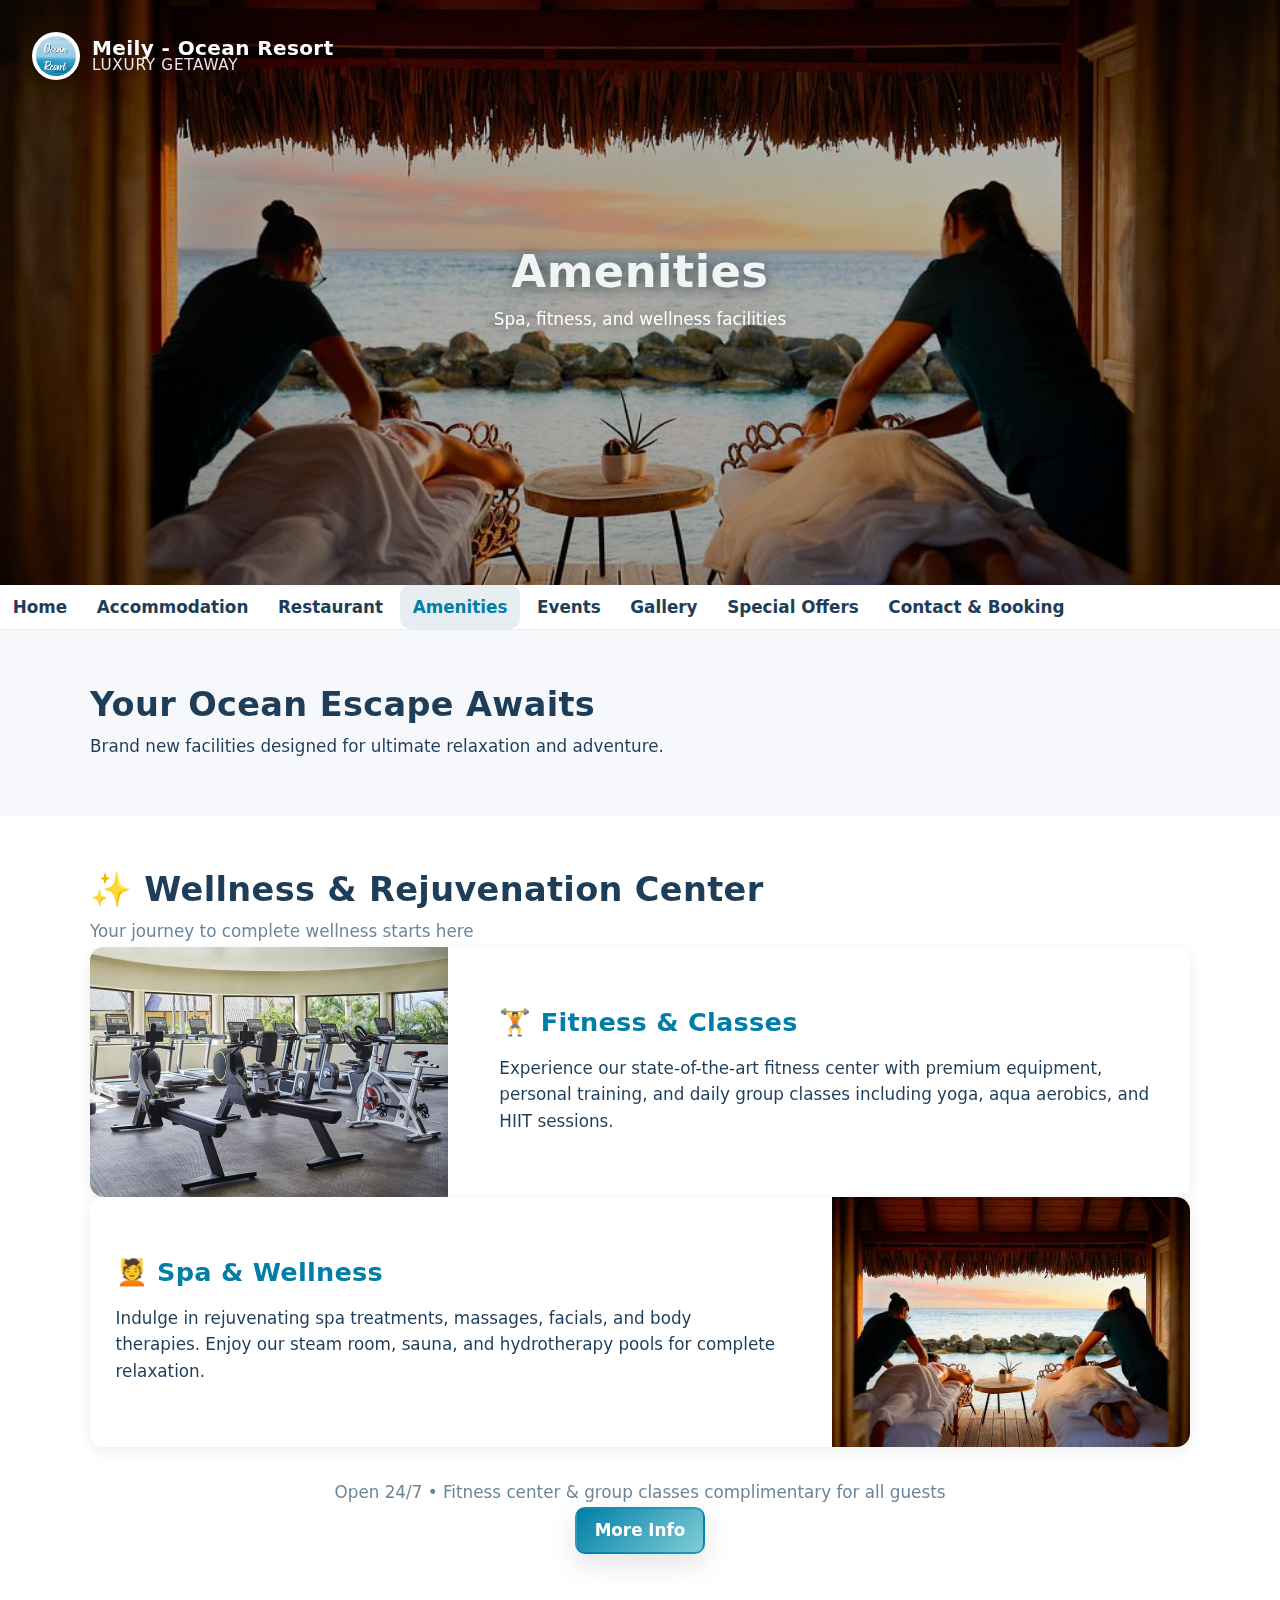
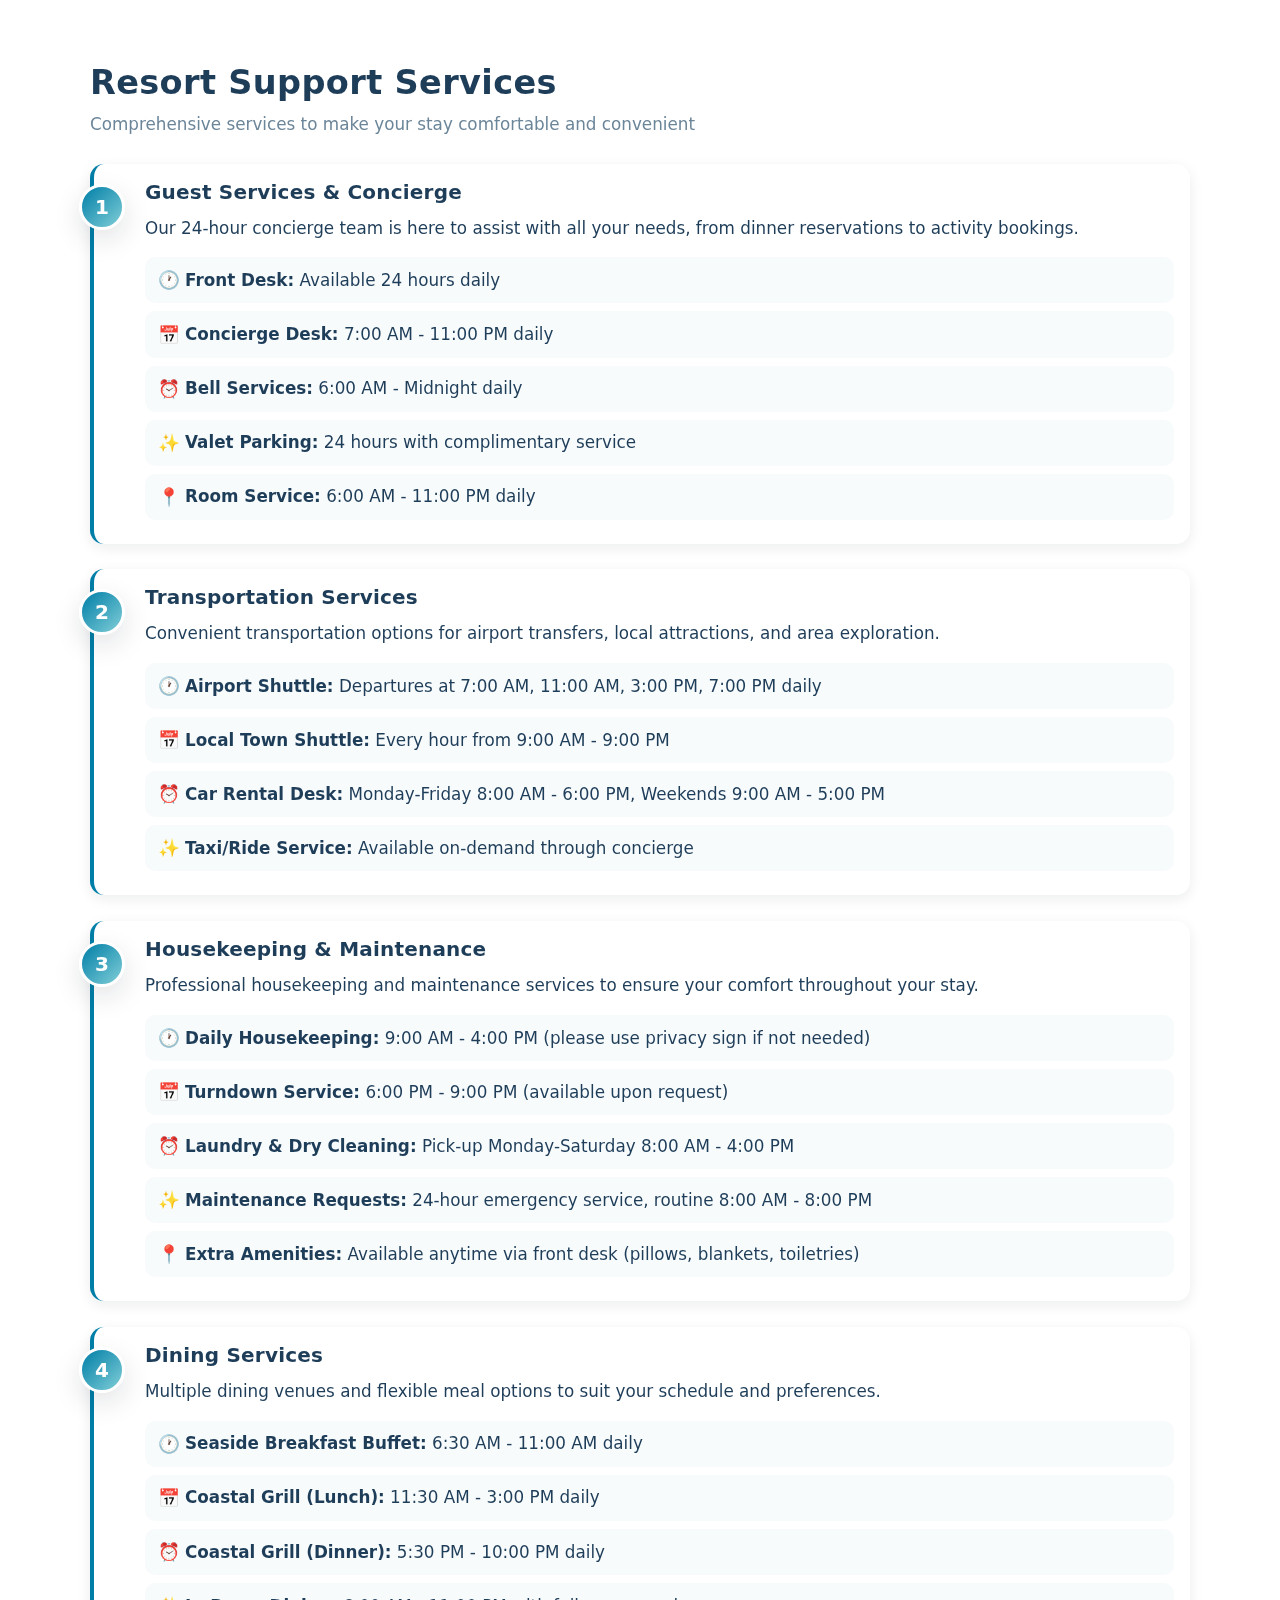
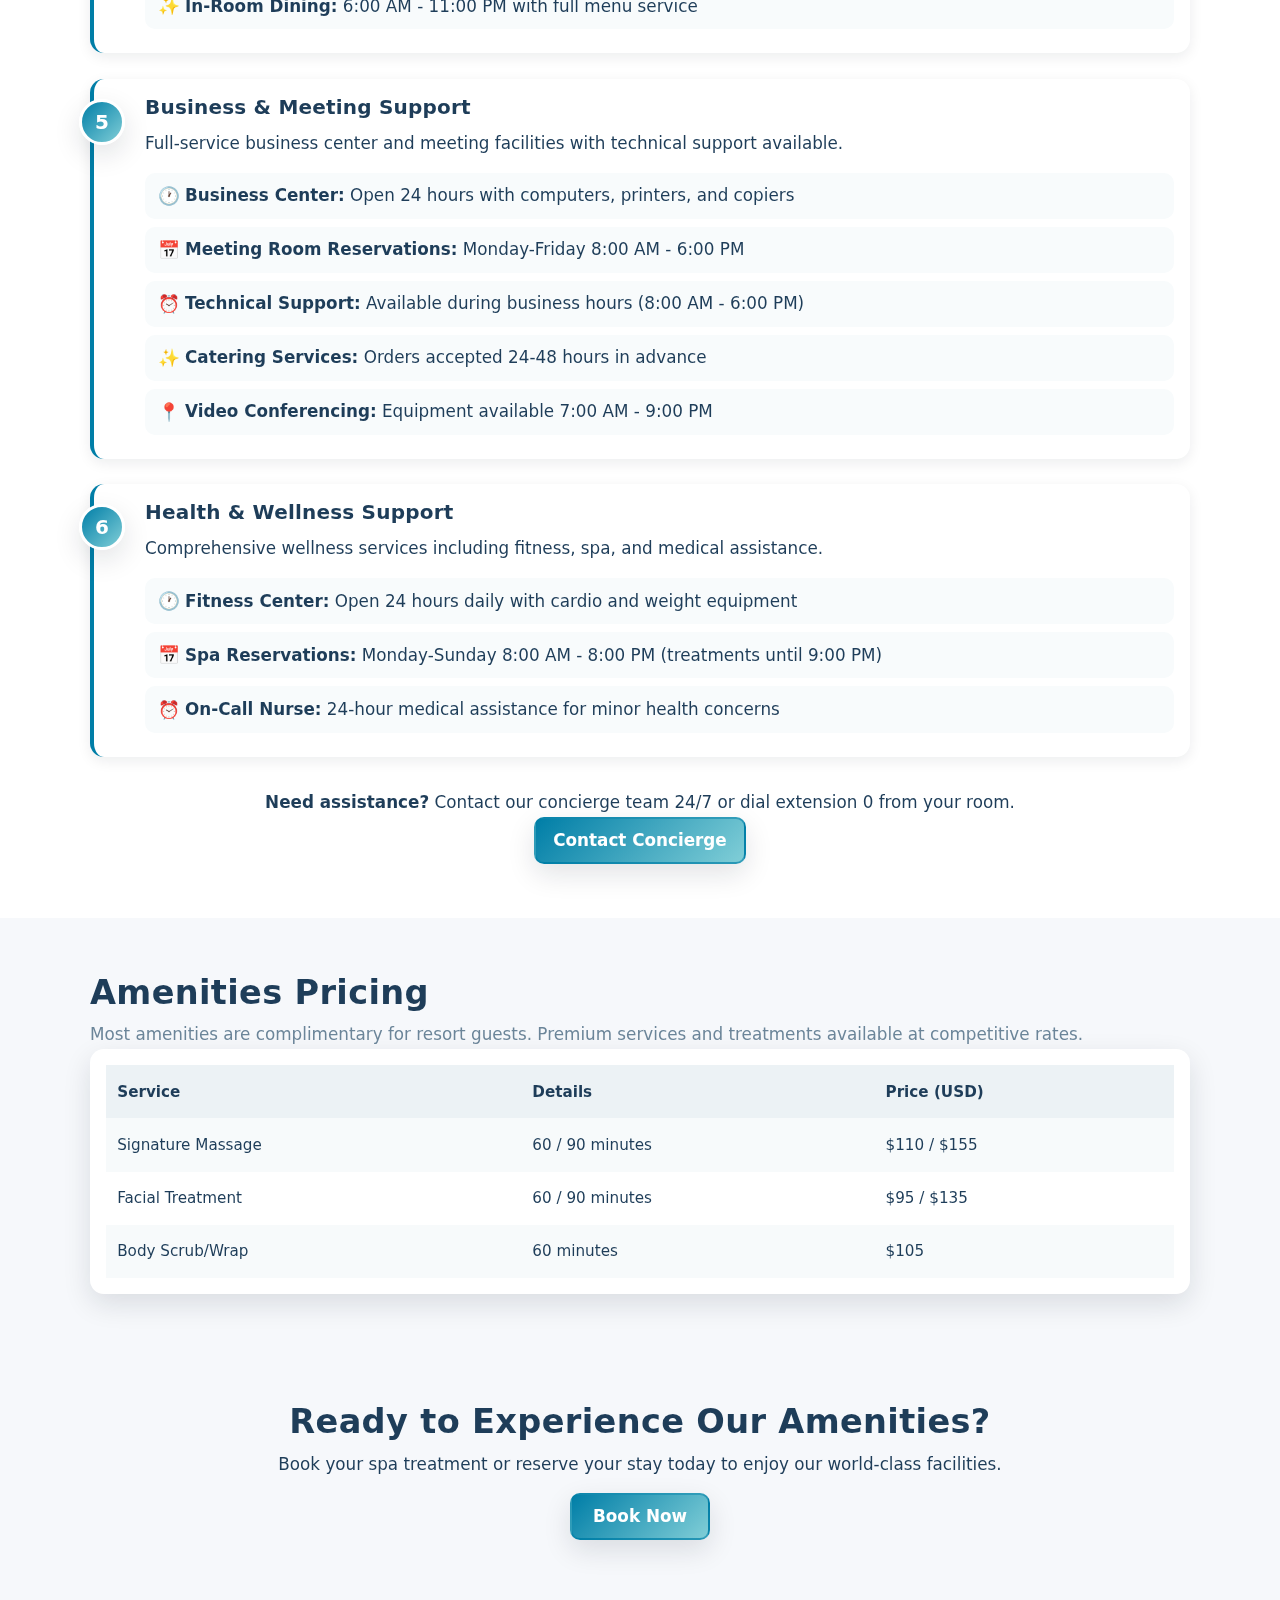
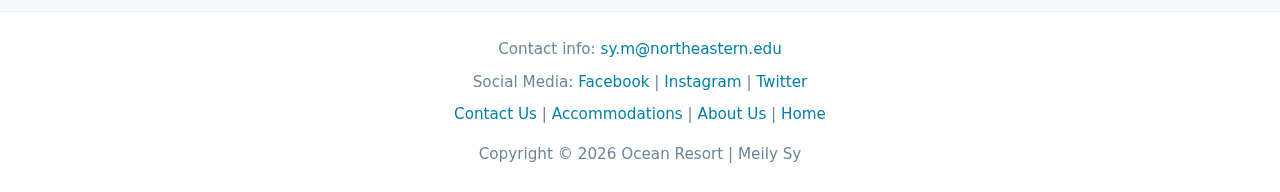
<file: amenities.html>
<!DOCTYPE html>
<html lang="en">
<head>
  <meta charset="UTF-8" />
  <meta name="viewport" content="width=device-width, initial-scale=1" />
  <title>Amenities • Meily - Ocean Resort</title>
  <link rel="stylesheet" href="styles.css" />
  <link rel="preload" as="image" href="images/spa.jpg">
  <meta name="description" content="Experience world-class amenities at Ocean Resort including spa services, fitness center, pools, and wellness programs.">
</head>
<body>
  <header class="sub-header">
    <div class="sub-banner amenities-banner">
      <a href="index.html" class="banner-logo" aria-label="Ocean Resort - Return to Home Page" title="Go to Home Page">
        <img src="images/logo.PNG" alt="Ocean Resort Logo" class="banner-logo-img">
        <div class="banner-logo-text">
          <div class="banner-logo-name">Meily - Ocean Resort</div>
          <div class="banner-logo-tagline">Luxury Getaway</div>
        </div>
      </a>
      <div class="banner-overlay compact">
        <h1>Amenities</h1>
        <p>Spa, fitness, and wellness facilities</p>
      </div>
    </div>
    <nav class="site-nav" aria-label="Primary">
      <button class="nav-toggle" aria-expanded="false" aria-controls="nav-links">Menu</button>
      <ul id="nav-links" class="nav-links">
        <li><a href="index.html">Home</a></li>
        <li><a href="accommodation.html">Accommodation</a></li>
        <li><a href="restaurant.html">Restaurant</a></li>
        <li><a href="amenities.html" class="active">Amenities</a></li>
        <li><a href="events.html">Events</a></li>
        <li><a href="gallery.html">Gallery</a></li>
        <li><a href="offers.html">Special Offers</a></li>
        <li><a href="contact.html">Contact & Booking</a></li>
      </ul>
    </nav>
  </header>

  <main>
    <!-- Intro Section -->
    <section class="intro section">
      <div class="container">
        <h2>Your Ocean Escape Awaits</h2>
        <p>Brand new facilities designed for ultimate relaxation and adventure.</p>
      </div>
    </section>

    <!-- Fitness Center -->
    <section id="fitness" class="section bg-alt">
      <div class="container">
        <h2>✨ Wellness & Rejuvenation Center</h2>
        <p class="muted">Your journey to complete wellness starts here</p>
        
        <!-- Fitness Section -->
        <article class="feature-item">
          <img src="images/fitness.jpg" alt="State-of-the-Art Fitness Center" />
          <div class="feature-content">
            <h3>🏋️ Fitness & Classes</h3>
            <p>Experience our state-of-the-art fitness center with premium equipment, personal training, and daily group classes including yoga, aqua aerobics, and HIIT sessions.</p>
          </div>
        </article>

        <!-- Spa Section -->
        <article class="feature-item">
          <img src="images/spa.jpg" alt="Luxury Spa Treatment Room" />
          <div class="feature-content">
            <h3>💆 Spa & Wellness</h3>
            <p>Indulge in rejuvenating spa treatments, massages, facials, and body therapies. Enjoy our steam room, sauna, and hydrotherapy pools for complete relaxation.</p>
          </div>
        </article>
        
        <div class="cta-section">
          <p class="muted">Open 24/7 • Fitness center & group classes complimentary for all guests</p>
          <a href="#pricing" class="btn btn-primary">More Info</a>
        </div>
      </div>
    </section>

    <!-- Resort Support Services -->
    <section id="services" class="section bg-alt">
      <div class="container">
        <h2>Resort Support Services</h2>
        <p class="muted">Comprehensive services to make your stay comfortable and convenient</p>
        
        <div class="services-list">
          <ol class="major-services">
            <li>
              <h3>Guest Services & Concierge</h3>
              <p>Our 24-hour concierge team is here to assist with all your needs, from dinner reservations to activity bookings.</p>
              <ul class="service-details">
                <li><strong>Front Desk:</strong> Available 24 hours daily</li>
                <li><strong>Concierge Desk:</strong> 7:00 AM - 11:00 PM daily</li>
                <li><strong>Bell Services:</strong> 6:00 AM - Midnight daily</li>
                <li><strong>Valet Parking:</strong> 24 hours with complimentary service</li>
                <li><strong>Room Service:</strong> 6:00 AM - 11:00 PM daily</li>
              </ul>
            </li>

            <li>
              <h3>Transportation Services</h3>
              <p>Convenient transportation options for airport transfers, local attractions, and area exploration.</p>
              <ul class="service-details">
                <li><strong>Airport Shuttle:</strong> Departures at 7:00 AM, 11:00 AM, 3:00 PM, 7:00 PM daily</li>
                <li><strong>Local Town Shuttle:</strong> Every hour from 9:00 AM - 9:00 PM</li>
                <li><strong>Car Rental Desk:</strong> Monday-Friday 8:00 AM - 6:00 PM, Weekends 9:00 AM - 5:00 PM</li>
                <li><strong>Taxi/Ride Service:</strong> Available on-demand through concierge</li>
              </ul>
            </li>

            <li>
              <h3>Housekeeping & Maintenance</h3>
              <p>Professional housekeeping and maintenance services to ensure your comfort throughout your stay.</p>
              <ul class="service-details">
                <li><strong>Daily Housekeeping:</strong> 9:00 AM - 4:00 PM (please use privacy sign if not needed)</li>
                <li><strong>Turndown Service:</strong> 6:00 PM - 9:00 PM (available upon request)</li>
                <li><strong>Laundry & Dry Cleaning:</strong> Pick-up Monday-Saturday 8:00 AM - 4:00 PM</li>
                <li><strong>Maintenance Requests:</strong> 24-hour emergency service, routine 8:00 AM - 8:00 PM</li>
                <li><strong>Extra Amenities:</strong> Available anytime via front desk (pillows, blankets, toiletries)</li>
              </ul>
            </li>

            <li>
              <h3>Dining Services</h3>
              <p>Multiple dining venues and flexible meal options to suit your schedule and preferences.</p>
              <ul class="service-details">
                <li><strong>Seaside Breakfast Buffet:</strong> 6:30 AM - 11:00 AM daily</li>
                <li><strong>Coastal Grill (Lunch):</strong> 11:30 AM - 3:00 PM daily</li>
                <li><strong>Coastal Grill (Dinner):</strong> 5:30 PM - 10:00 PM daily</li>
                <li><strong>In-Room Dining:</strong> 6:00 AM - 11:00 PM with full menu service</li>
              </ul>
            </li>

            <li>
              <h3>Business & Meeting Support</h3>
              <p>Full-service business center and meeting facilities with technical support available.</p>
              <ul class="service-details">
                <li><strong>Business Center:</strong> Open 24 hours with computers, printers, and copiers</li>
                <li><strong>Meeting Room Reservations:</strong> Monday-Friday 8:00 AM - 6:00 PM</li>
                <li><strong>Technical Support:</strong> Available during business hours (8:00 AM - 6:00 PM)</li>
                <li><strong>Catering Services:</strong> Orders accepted 24-48 hours in advance</li>
                <li><strong>Video Conferencing:</strong> Equipment available 7:00 AM - 9:00 PM</li>
              </ul>
            </li>

            <li>
              <h3>Health & Wellness Support</h3>
              <p>Comprehensive wellness services including fitness, spa, and medical assistance.</p>
              <ul class="service-details">
                <li><strong>Fitness Center:</strong> Open 24 hours daily with cardio and weight equipment</li>
                <li><strong>Spa Reservations:</strong> Monday-Sunday 8:00 AM - 8:00 PM (treatments until 9:00 PM)</li>
                <li><strong>On-Call Nurse:</strong> 24-hour medical assistance for minor health concerns</li>
              </ul>
            </li>
          </ol>
        </div>

        <div class="cta-section">
          <p><strong>Need assistance?</strong> Contact our concierge team 24/7 or dial extension 0 from your room.</p>
          <a class="btn btn-primary" href="contact.html">Contact Concierge</a>
        </div>
      </div>
    </section>

    <!-- Amenities Pricing -->
    <section id="pricing" class="section">
      <div class="container">
        <h2>Amenities Pricing</h2>
        <p class="muted">Most amenities are complimentary for resort guests. Premium services and treatments available at competitive rates.</p>
        <div class="pricing-wrap">
          <table class="pricing">
            <caption class="visually-hidden">Ocean Resort amenities pricing</caption>
            <thead>
              <tr>
                <th>Service</th>
                <th>Details</th>
                <th>Price (USD)</th>
              </tr>
            </thead>
            <tbody>
              <tr>
                <td>Signature Massage</td>
                <td>60 / 90 minutes</td>
                <td>$110 / $155</td>
              </tr>
              <tr>
                <td>Facial Treatment</td>
                <td>60 / 90 minutes</td>
                <td>$95 / $135</td>
              </tr>
              <tr>
                <td>Body Scrub/Wrap</td>
                <td>60 minutes</td>
                <td>$105</td>
              </tr>
            </tbody>
          </table>
        </div>
      </div>
    </section>

    <section class="cta section">
      <div class="container">
        <h2>Ready to Experience Our Amenities?</h2>
        <p>Book your spa treatment or reserve your stay today to enjoy our world-class facilities.</p>
        <div class="cta-buttons">
          <a class="btn btn-primary" href="contact.html">Book Now</a>
        </div>
      </div>
    </section>
  </main>

  <footer class="site-footer">
    <div class="container footer-grid">
      <div class="footer-info">
        <div>Contact info: <a href="mailto:sy.m@northeastern.edu">sy.m@northeastern.edu</a></div>
        <div>Social Media: <a href="#" aria-label="Facebook">Facebook</a> | <a href="#" aria-label="Instagram">Instagram</a> | <a href="#" aria-label="Twitter">Twitter</a></div>
        <div><a href="contact.html">Contact Us</a> | <a href="accommodation.html">Accommodations</a> | <a href="index.html#our-story">About Us</a> | <a href="index.html">Home</a></div>
      </div>
      <div class="footer-copyright">
        <div>Copyright &copy; <span id="year"></span> Ocean Resort | Meily Sy</div>
      </div>
    </div>
  </footer>

  <script>
    // Mobile nav toggle
    const toggle = document.querySelector('.nav-toggle');
    const links = document.getElementById('nav-links');
    toggle.addEventListener('click', () => {
      const expanded = toggle.getAttribute('aria-expanded') === 'true';
      toggle.setAttribute('aria-expanded', String(!expanded));
      links.classList.toggle('open');
    });
    document.getElementById('year').textContent = new Date().getFullYear();
  </script>
</body>
</html>
</file>
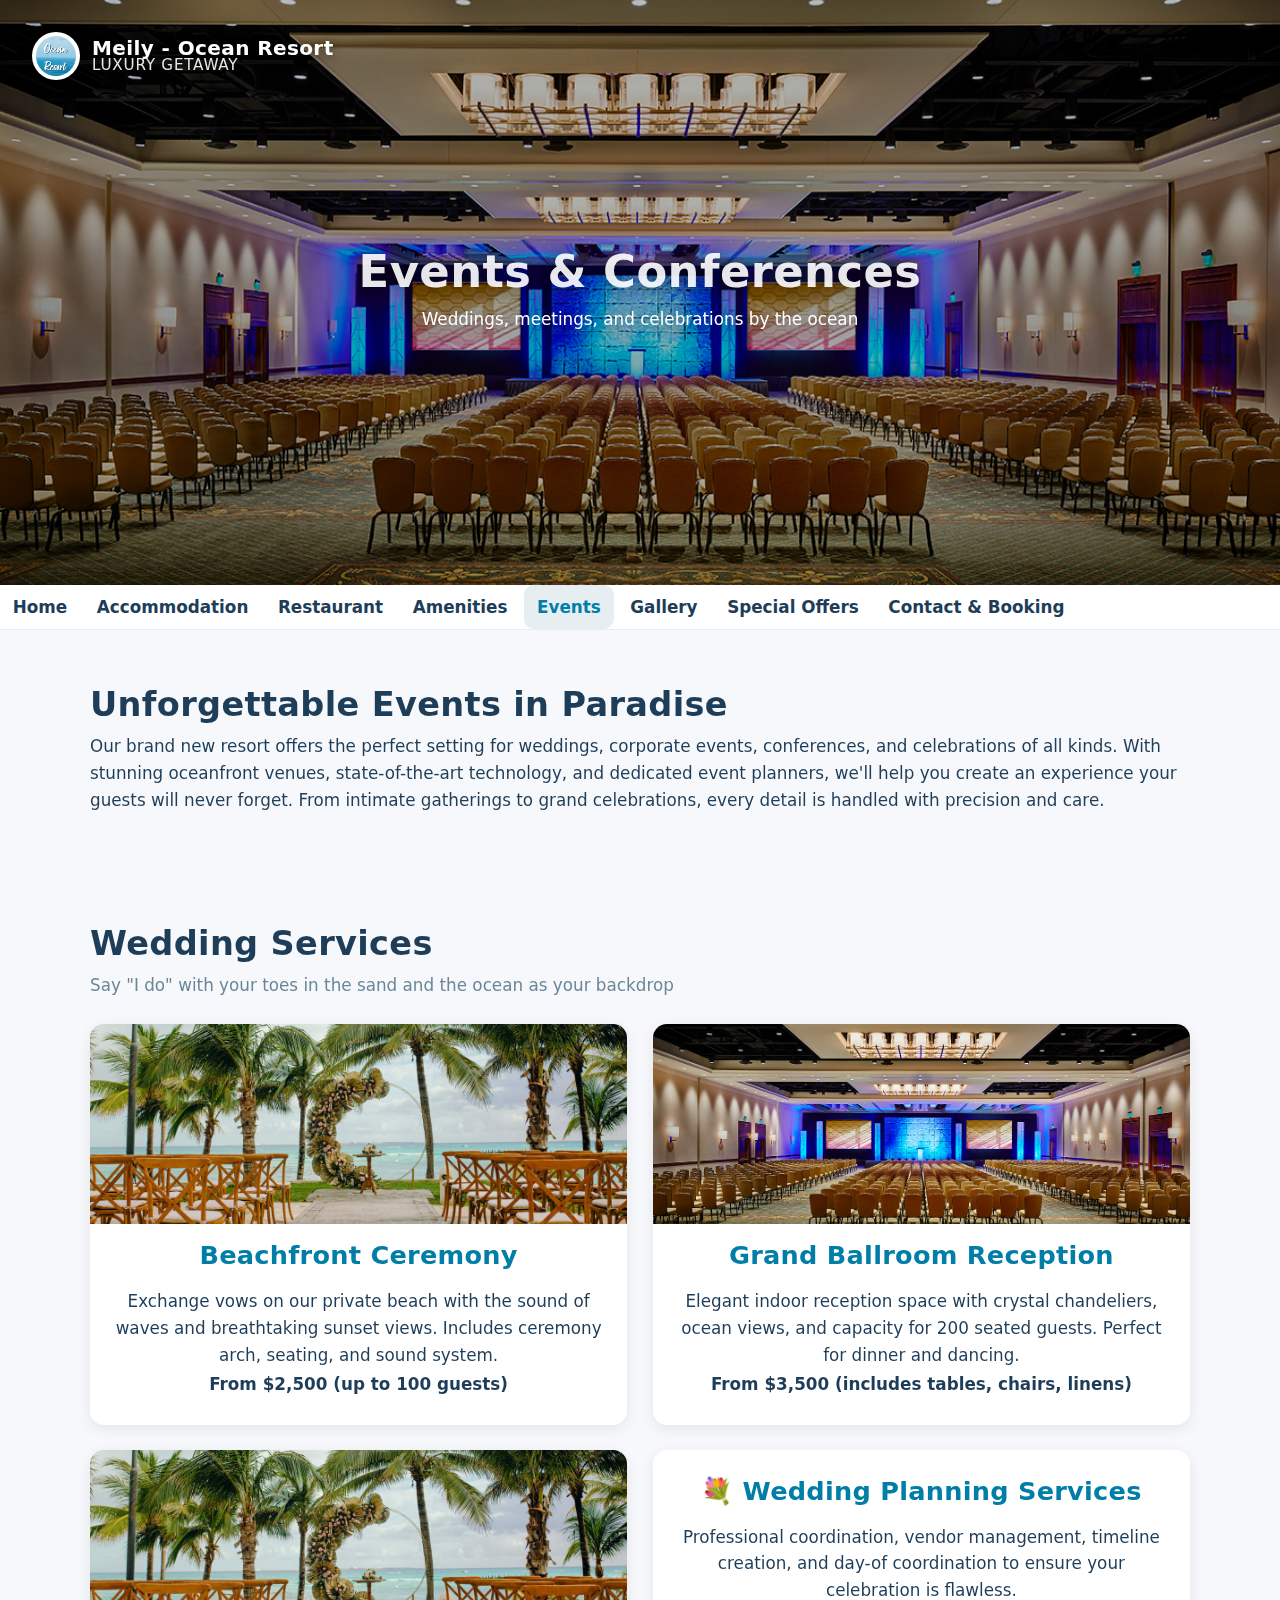
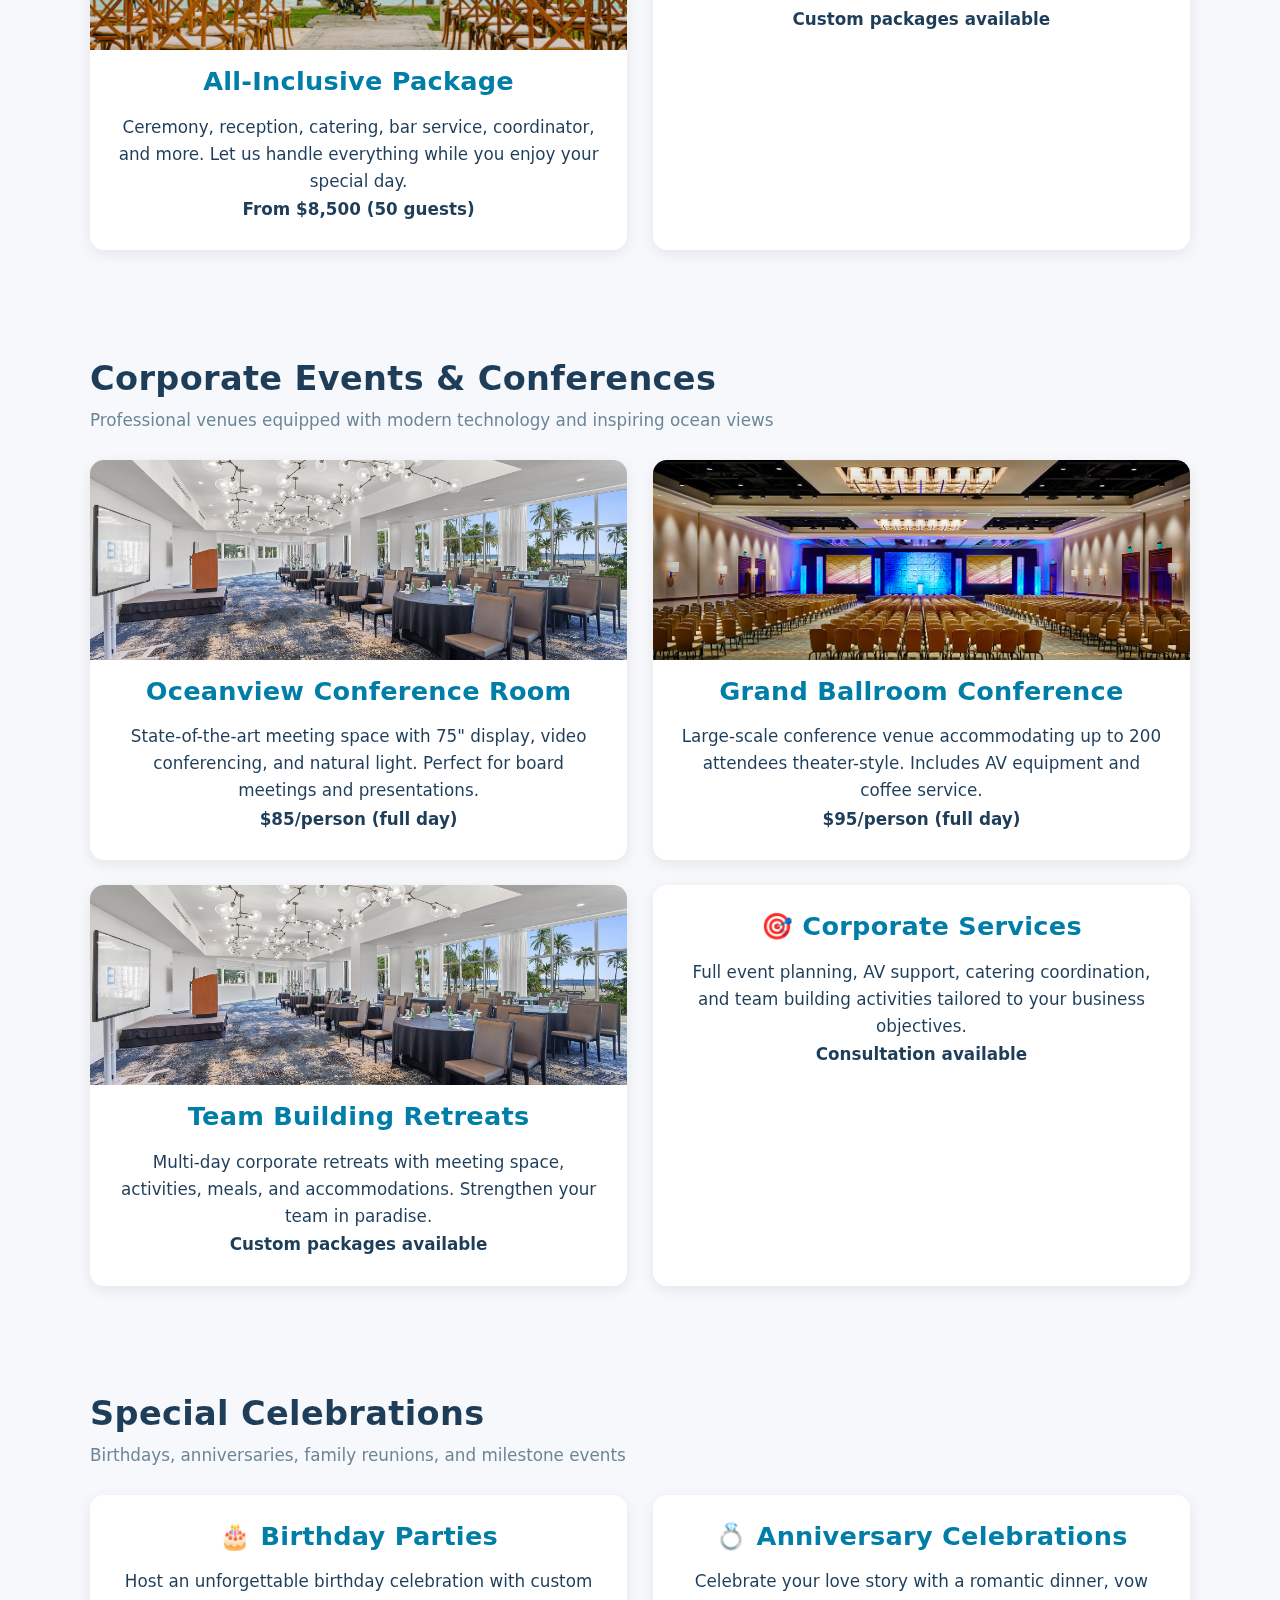
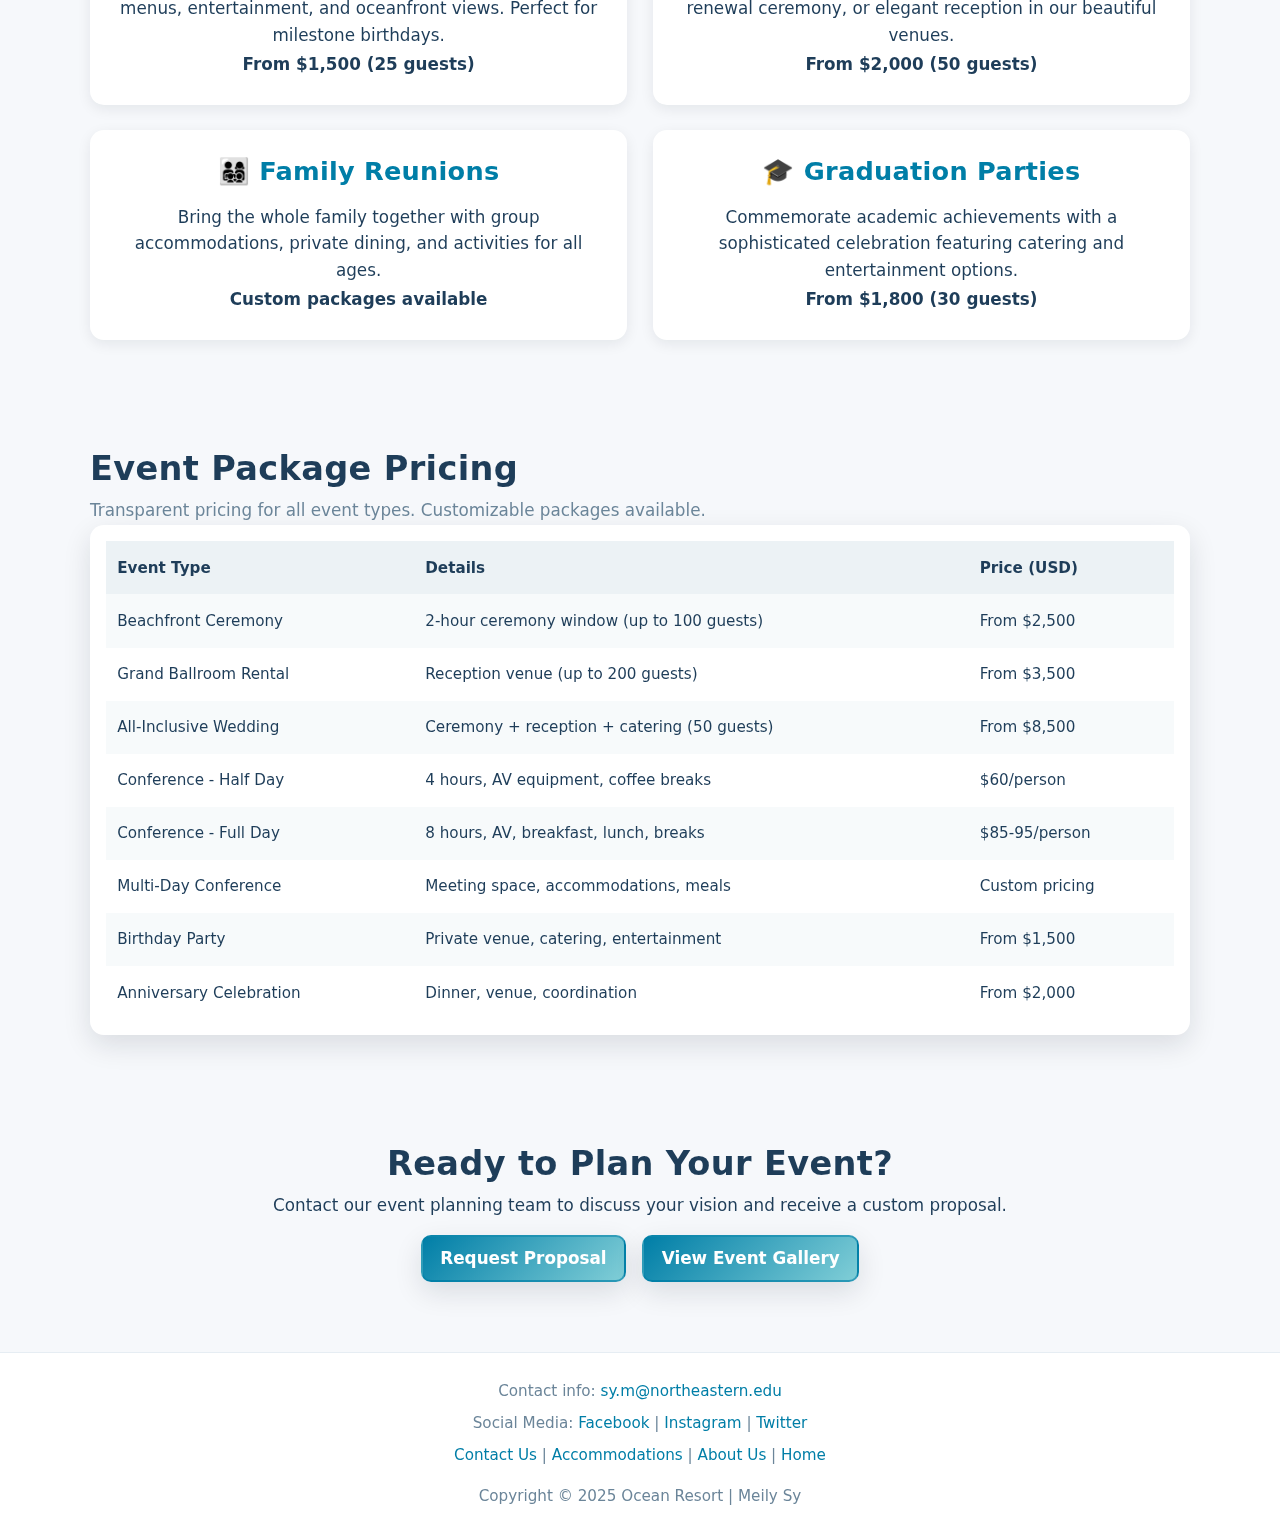
<file: events.html>
<!DOCTYPE html>
<html lang="en">
<head>
  <meta charset="UTF-8" />
  <meta name="viewport" content="width=device-width, initial-scale=1" />
  <title>Events & Conferences • Meily - Ocean Resort</title>
  <link rel="stylesheet" href="styles.css" />
  <link rel="preload" as="image" href="images/grand ballroom.jpg">
  <meta name="description" content="Host your wedding, conference, or special event at Ocean Resort. Stunning venues, professional planning, and oceanfront settings.">
</head>
<body>
  <header class="sub-header">
    <div class="sub-banner events-banner">
      <a href="index.html" class="banner-logo" aria-label="Ocean Resort - Return to Home Page" title="Go to Home Page">
        <img src="images/logo.PNG" alt="Ocean Resort Logo" class="banner-logo-img">
        <div class="banner-logo-text">
          <div class="banner-logo-name">Meily - Ocean Resort</div>
          <div class="banner-logo-tagline">Luxury Getaway</div>
        </div>
      </a>
      <div class="banner-overlay compact">
        <h1>Events & Conferences</h1>
        <p>Weddings, meetings, and celebrations by the ocean</p>
      </div>
    </div>
    <nav class="site-nav" aria-label="Primary">
      <input type="checkbox" id="nav-toggle" class="nav-toggle-checkbox">
      <label for="nav-toggle" class="nav-toggle" aria-label="Toggle navigation">
        <span></span>
        <span></span>
        <span></span>
      </label>
      <ul id="nav-links" class="nav-links">
        <li><a href="index.html">Home</a></li>
        <li><a href="accommodation.html">Accommodation</a></li>
        <li><a href="restaurant.html">Restaurant</a></li>
        <li><a href="amenities.html">Amenities</a></li>
        <li><a href="events.html" class="active">Events</a></li>
        <li><a href="gallery.html">Gallery</a></li>
        <li><a href="offers.html">Special Offers</a></li>
        <li><a href="contact.html">Contact & Booking</a></li>
      </ul>
    </nav>
  </header>

  <main>
    <!-- Intro Section -->
    <section class="intro section">
      <div class="container">
        <h2>Unforgettable Events in Paradise</h2>
        <p>Our brand new resort offers the perfect setting for weddings, corporate events, conferences, and celebrations of all kinds. With stunning oceanfront venues, state-of-the-art technology, and dedicated event planners, we'll help you create an experience your guests will never forget. From intimate gatherings to grand celebrations, every detail is handled with precision and care.</p>
      </div>
    </section>

    <!-- Wedding Services -->
    <section id="weddings" class="section">
      <div class="container">
        <h2>Wedding Services</h2>
        <p class="muted">Say "I do" with your toes in the sand and the ocean as your backdrop</p>
        
        <div class="values-grid">
          <div class="value-card">
            <img src="images/beachfront ceremony.jpg" alt="Beachfront Wedding Ceremony" />
            <h3>Beachfront Ceremony</h3>
            <p>Exchange vows on our private beach with the sound of waves and breathtaking sunset views. Includes ceremony arch, seating, and sound system.</p>
            <p><strong>From $2,500 (up to 100 guests)</strong></p>
          </div>

          <div class="value-card">
            <img src="images/grand ballroom.jpg" alt="Grand Ballroom Reception" />
            <h3>Grand Ballroom Reception</h3>
            <p>Elegant indoor reception space with crystal chandeliers, ocean views, and capacity for 200 seated guests. Perfect for dinner and dancing.</p>
            <p><strong>From $3,500 (includes tables, chairs, linens)</strong></p>
          </div>

          <div class="value-card">
            <img src="images/beachfront ceremony.jpg" alt="All-Inclusive Wedding Package" />
            <h3>All-Inclusive Package</h3>
            <p>Ceremony, reception, catering, bar service, coordinator, and more. Let us handle everything while you enjoy your special day.</p>
            <p><strong>From $8,500 (50 guests)</strong></p>
          </div>

          <div class="value-card">
            <h3>💐 Wedding Planning Services</h3>
            <p>Professional coordination, vendor management, timeline creation, and day-of coordination to ensure your celebration is flawless.</p>
            <p><strong>Custom packages available</strong></p>
          </div>
        </div>
      </div>
    </section>

    <!-- Corporate Events -->
    <section id="corporate" class="section">
      <div class="container">
        <h2>Corporate Events & Conferences</h2>
        <p class="muted">Professional venues equipped with modern technology and inspiring ocean views</p>

        <div class="values-grid">
          <div class="value-card">
            <img src="images/oceanview conference.jpg" alt="Oceanview Conference Room" />
            <h3>Oceanview Conference Room</h3>
            <p>State-of-the-art meeting space with 75" display, video conferencing, and natural light. Perfect for board meetings and presentations.</p>
            <p><strong>$85/person (full day)</strong></p>
          </div>

          <div class="value-card">
            <img src="images/grand ballroom.jpg" alt="Grand Ballroom for Events" />
            <h3>Grand Ballroom Conference</h3>
            <p>Large-scale conference venue accommodating up to 200 attendees theater-style. Includes AV equipment and coffee service.</p>
            <p><strong>$95/person (full day)</strong></p>
          </div>

          <div class="value-card">
            <img src="images/oceanview conference.jpg" alt="Team Building Retreats" />
            <h3>Team Building Retreats</h3>
            <p>Multi-day corporate retreats with meeting space, activities, meals, and accommodations. Strengthen your team in paradise.</p>
            <p><strong>Custom packages available</strong></p>
          </div>

          <div class="value-card">
            <h3>🎯 Corporate Services</h3>
            <p>Full event planning, AV support, catering coordination, and team building activities tailored to your business objectives.</p>
            <p><strong>Consultation available</strong></p>
          </div>
        </div>
      </div>
    </section>

    <!-- Special Celebrations -->
    <section id="celebrations" class="section">
      <div class="container">
        <h2>Special Celebrations</h2>
        <p class="muted">Birthdays, anniversaries, family reunions, and milestone events</p>

        <div class="values-grid">
          <div class="value-card">
            <h3>🎂 Birthday Parties</h3>
            <p>Host an unforgettable birthday celebration with custom menus, entertainment, and oceanfront views. Perfect for milestone birthdays.</p>
            <p><strong>From $1,500 (25 guests)</strong></p>
          </div>

          <div class="value-card">
            <h3>💍 Anniversary Celebrations</h3>
            <p>Celebrate your love story with a romantic dinner, vow renewal ceremony, or elegant reception in our beautiful venues.</p>
            <p><strong>From $2,000 (50 guests)</strong></p>
          </div>

          <div class="value-card">
            <h3>👨‍👩‍👧‍👦 Family Reunions</h3>
            <p>Bring the whole family together with group accommodations, private dining, and activities for all ages.</p>
            <p><strong>Custom packages available</strong></p>
          </div>

          <div class="value-card">
            <h3>🎓 Graduation Parties</h3>
            <p>Commemorate academic achievements with a sophisticated celebration featuring catering and entertainment options.</p>
            <p><strong>From $1,800 (30 guests)</strong></p>
          </div>
        </div>
      </div>
    </section>

    <!-- Event Packages -->
    <section id="packages" class="section">
      <div class="container">
        <h2>Event Package Pricing</h2>
        <p class="muted">Transparent pricing for all event types. Customizable packages available.</p>
        
        <div class="pricing-wrap">
          <table class="pricing">
            <caption class="visually-hidden">Ocean Resort event pricing</caption>
            <thead>
              <tr>
                <th>Event Type</th>
                <th>Details</th>
                <th>Price (USD)</th>
              </tr>
            </thead>
            <tbody>
              <tr>
                <td>Beachfront Ceremony</td>
                <td>2-hour ceremony window (up to 100 guests)</td>
                <td>From $2,500</td>
              </tr>
              <tr>
                <td>Grand Ballroom Rental</td>
                <td>Reception venue (up to 200 guests)</td>
                <td>From $3,500</td>
              </tr>
              <tr>
                <td>All-Inclusive Wedding</td>
                <td>Ceremony + reception + catering (50 guests)</td>
                <td>From $8,500</td>
              </tr>
              <tr>
                <td>Conference - Half Day</td>
                <td>4 hours, AV equipment, coffee breaks</td>
                <td>$60/person</td>
              </tr>
              <tr>
                <td>Conference - Full Day</td>
                <td>8 hours, AV, breakfast, lunch, breaks</td>
                <td>$85-95/person</td>
              </tr>
              <tr>
                <td>Multi-Day Conference</td>
                <td>Meeting space, accommodations, meals</td>
                <td>Custom pricing</td>
              </tr>
              <tr>
                <td>Birthday Party</td>
                <td>Private venue, catering, entertainment</td>
                <td>From $1,500</td>
              </tr>
              <tr>
                <td>Anniversary Celebration</td>
                <td>Dinner, venue, coordination</td>
                <td>From $2,000</td>
              </tr>
            </tbody>
          </table>
        </div>
      </div>
    </section>

    <!-- Call to Action -->
    <section class="cta section">
      <div class="container">
        <h2>Ready to Plan Your Event?</h2>
        <p>Contact our event planning team to discuss your vision and receive a custom proposal.</p>
        <div class="cta-buttons">
          <a class="btn btn-primary" href="contact.html">Request Proposal</a>
          <a class="btn btn-primary" href="gallery.html">View Event Gallery</a>
        </div>
      </div>
    </section>
  </main>

  <footer class="site-footer">
    <div class="container footer-grid">
      <div class="footer-info">
        <div>Contact info: <a href="mailto:sy.m@northeastern.edu">sy.m@northeastern.edu</a></div>
        <div>Social Media: <a href="#" aria-label="Facebook">Facebook</a> | <a href="#" aria-label="Instagram">Instagram</a> | <a href="#" aria-label="Twitter">Twitter</a></div>
        <div><a href="contact.html">Contact Us</a> | <a href="accommodation.html">Accommodations</a> | <a href="index.html#our-story">About Us</a> | <a href="index.html">Home</a></div>
      </div>
      <div class="footer-copyright">
        <div>Copyright &copy; 2025 Ocean Resort | Meily Sy</div>
      </div>
    </div>
  </footer>


</body>
</html>
</file>
<file: styles.css>
:root{
  /* Brand + neutrals */
  --brand: #007ea7;   /* ocean blue */
  --brand-2: #80ced7; /* sky blue */
  --text: #1e3d59;
  --muted: #6b8599;    /* secondary text */
  --paper: #ffffff;
  --soft: #f6f8fb;          /* light bg */
  --line: #e6edf3;          /* subtle dividers */
  --ring: rgba(14,165,178,.40);

  /* Layout + effects */
  --radius-lg: 18px;
  --radius: 14px;
  --radius-sm: 10px;
  --shadow-sm: 0 4px 14px rgba(15, 23, 42, .08);
  --shadow:    0 10px 28px rgba(15, 23, 42, .12);

  /* Typographic rhythm */
  --step--1: clamp(.875rem, .8rem + .25vw, .95rem);
  --step-0:  clamp(1rem, .9rem + .4vw, 1.05rem);
  --step-1:  clamp(1.125rem, 1rem + .6vw, 1.25rem);
  --step-2:  clamp(1.35rem, 1.1rem + 1vw, 1.6rem);
  --step-3:  clamp(1.7rem, 1.2rem + 1.8vw, 2.1rem);
  --step-4:  clamp(2.1rem, 1.6rem + 2.4vw, 2.8rem);

  /* Spacing scale (fluid) */
  --space-1: clamp(.5rem, .4rem + .3vw, .65rem);
  --space-2: clamp(.8rem, .6rem + .6vw, 1rem);
  --space-3: clamp(1.2rem, .9rem + 1vw, 1.6rem);
  --space-4: clamp(1.8rem, 1.2rem + 1.8vw, 2.4rem);
  --space-5: clamp(2.6rem, 1.8rem + 3vw, 3.4rem);
}

/* Dark mode (automatic) */
@media (prefers-color-scheme: dark){
  :root{
    --ink:#e8f0f6;
    --text:#d6e2ea;
    --muted:#9ab0bf;
    --paper:#0f172a;
    --soft:#0b1220;
    --line:#1f2a3a;
    --shadow-sm: 0 4px 14px rgba(0,0,0,.35);
    --shadow:    0 10px 28px rgba(0,0,0,.45);
  }
}

/* Base reset with cross-browser compatibility */
* { 
  -webkit-box-sizing: border-box; /* Safari/Chrome */
  -moz-box-sizing: border-box;    /* Firefox */
  box-sizing: border-box;
}
html, body { 
  margin: 0; 
  padding: 0; 
}
html { 
  color-scheme: light dark;
  /* Fallback for browsers that don't support color-scheme */
  background-color: #f6f8fb;
}
body{
  /* Font stack with extensive fallbacks */
  font-family: ui-sans-serif, system-ui, -apple-system, BlinkMacSystemFont, "Segoe UI", Roboto, "Helvetica Neue", Arial, "Noto Sans", sans-serif, "Apple Color Emoji", "Segoe UI Emoji", "Segoe UI Symbol", "Noto Color Emoji";
  font-size: 1rem; /* Fallback */
  font-size: var(--step-0);
  color: #1e3d59; /* Fallback */
  color: var(--text);
  background: #f6f8fb; /* Fallback */
  background: var(--soft);
  line-height: 1.6;
  -webkit-font-smoothing: antialiased;
  -moz-osx-font-smoothing: grayscale;
  text-rendering: optimizeLegibility;
  /* Fix for iOS zoom on form inputs - prefixes for legacy support, standard for modern */
  -webkit-text-size-adjust: 100%;
  -ms-text-size-adjust: 100%;
  -moz-text-size-adjust: 100%;
  text-size-adjust: 100%;
}

/* Typography */
h1, h2{
  color: var(--ink);
  margin: 0 0 .25em;
  letter-spacing: .01em;
}
h3{
  color: var(--brand);
  margin: 0 0 .25em;
  letter-spacing: .01em;
}
h4{
  color: white;
  margin: 0 0 .25em;
  letter-spacing: .01em;
}
h1 { font-size: var(--step-4); line-height: 1; }
h2 { font-size: var(--step-3); line-height: 1.18; }
h3 { font-size: var(--step-2); line-height: 1.24; }
h4 { font-size: var(--step-1); line-height: 1.3; }
p  { margin: 0 0 .1em; }
.muted { color: var(--muted); }
.visually-hidden{
  position:absolute; width:1px; height:1px; padding:0; margin:-1px; overflow:hidden; clip:rect(0 0 0 0); white-space:nowrap; border:0;
}

/* Layout helpers */
.container{ width: min(1100px, 90%); margin-inline: auto; }
.section{ padding: var(--space-5) 0; }
.bg-alt{ background: var(--paper); }

/* Buttons */
.btn{
  display:inline-block;
  padding: .5rem 1.1rem;
  border-radius: var(--radius-sm);
  font-weight: 650;
  text-decoration: none;
  transition: box-shadow .2s ease, transform .06s ease;
  outline-offset: 3px;
}
.btn:hover{ transform: translateY(-1px); }
.btn:active{ transform: translateY(0); }
.btn:focus-visible{ box-shadow: 0 0 0 4px var(--ring); }
.btn-primary{
  color: #fff;
  background: linear-gradient(135deg, var(--brand), var(--brand-2));
  box-shadow: var(--shadow);
  border: 2px solid rgba(0, 126, 167, 0.6);
  transition: background .2s ease;
}
.btn-link{
  color: var(--brand);
  text-underline-offset: 3px;
  font-weight: 700;
  transition: color .2s ease, text-decoration .2s ease;
}

/* Header — Hero */
.site-header .banner{
  background-image: url('images/hero%20banner.jpg');
  background-size: cover;
  background-position: center;
  min-height: min(65vh, 750px);
  display: grid;
  place-items: center;
  position: relative;
  isolation: isolate;
}
.site-header .banner::after{
  content:"";
  position:absolute; inset:0;
  background: linear-gradient(180deg, rgba(0,0,0,.28), rgba(0,0,0,.36));
  z-index: 0;
}

/* Banner Logo */
.banner-logo {
  position: absolute;
  top: 2rem;
  left: 2rem;
  z-index: 2;
  text-decoration: none;
  display: flex;
  align-items: center;
  gap: 0.75rem;
  color: white;
  font-weight: 800;
  font-size: var(--step-1);
  text-shadow: 0 2px 8px rgba(0,0,0,0.5);
  transition: transform 0.2s ease, opacity 0.2s ease;
}
.banner-logo:hover {
  transform: scale(1.05);
  opacity: 0.9;
}
.banner-logo-icon {
  width: 48px;
  height: 48px;
  background: linear-gradient(135deg, var(--brand), var(--brand-2));
  border-radius: 50%;
  display: flex;
  align-items: center;
  justify-content: center;
  color: white;
  font-size: 1.5rem;
  font-weight: bold;
  box-shadow: 0 4px 12px rgba(0,0,0,0.3);
}
.banner-logo-img {
  width: 48px;
  height: 48px;
  border-radius: 50%;
  object-fit: cover;
  box-shadow: 0 4px 12px rgba(0,0,0,0.3);
  background: white;
  padding: 4px;
}
.banner-logo-text {
  display: flex;
  flex-direction: column;
  line-height: 1;
}
.banner-logo-name {
  font-size: var(--step-1);
  font-weight: 800;
  letter-spacing: 0.02em;
}
.banner-logo-tagline {
  font-size: var(--step--1);
  font-weight: 400;
  opacity: 0.9;
  letter-spacing: 0.05em;
  text-transform: uppercase;
}

.banner-overlay{
  z-index: 1;
  text-align: center;
  color: #fff;
  padding: var(--space-4);
  text-shadow: 0 2px 16px rgba(0,0,0,.5);
  -webkit-backdrop-filter: saturate(115%) blur(.5px);
  backdrop-filter: saturate(115%) blur(.5px);
  border-radius: var(--radius);
}
.banner-overlay.compact{ padding: var(--space-3); }
.brand{
  display: inline-flex; flex-direction: column; gap: .25rem; align-items: center; margin: 0 0 .4rem;
}
.brand-line1{ font-size: var(--step-0); letter-spacing: .14em; text-transform: uppercase; opacity: .95; }
.brand-line2{ font-size: clamp(2rem, 4.6vw, 3.2rem); font-weight: 800; letter-spacing: .01em; }

/* Subpage banner */
.sub-header .sub-banner{
  background-image: var(--banner);
  background-size: cover; background-position: center;
  min-height: min(65vh, 750px);
  display: grid; place-items: center;
  position: relative;
}
.sub-header .sub-banner::after{
  content:""; position:absolute; inset:0; background: linear-gradient(180deg, rgba(0,0,0,.25), rgba(0,0,0,.35));
}
.accommodation-banner {
  --banner: url('images/accomodation.jpg');
}
.about-banner {
  --banner: url('images/hero banner.jpg');
}
.gallery-banner {
  --banner: url('images/hero banner.jpg');
}
.contact-banner {
  --banner: url('images/hero banner.jpg');
}
.restaurant-banner {
  --banner: url('images/dining.jpg');
}
.amenities-banner {
  --banner: url('images/spa.jpg');
}
.events-banner {
  --banner: url('images/grand ballroom.jpg');
}
.offers-banner {
  --banner: url('images/breakfast.jpg');
}
.sub-header .banner-overlay{ position: relative; z-index: 1; }
.sub-header h1{ color: #ffffffe7; }

/* Navigation */
.site-nav{
  display: grid;
  grid-template-columns: auto 1fr;
  align-items: center;
  gap: .75rem;
  background: var(--paper);
  border-bottom: 1px solid var(--line);
  position: sticky; top: 0; z-index: 50;
  -webkit-backdrop-filter: saturate(115%) blur(6px);
  backdrop-filter: saturate(115%) blur(6px);
}
/* Hide checkbox, style label as toggle button */
.nav-toggle-checkbox {
  display: none;
}
.nav-toggle{
  justify-self: end; display:none; padding:.6rem .8rem;
  border-radius: 10px; border:1px solid var(--line); background: var(--paper); 
  z-index: 120; cursor: pointer;
}
.nav-toggle:focus-visible{ box-shadow: 0 0 0 4px var(--ring); }
.nav-toggle span {
  display: block;
  width: 20px;
  height: 2px;
  background: var(--text);
  margin: 4px 0;
  transition: 0.3s;
}
.nav-links{
  list-style:none; display:flex; gap:.25rem; margin:0; padding:0; justify-self:end;
}
.nav-links a{
  display:block; padding:.55rem .8rem; border-radius: 10px;
  text-decoration:none; color: var(--text); font-weight: 620;
}
.nav-links a.active, .nav-links a:hover{
  background-color: rgba(15, 86, 132, 0.1);
  color: var(--brand);
}

/* Cards */
.grid-3{ display:grid; grid-template-columns: repeat(3, 1fr); gap: 1.2rem; }
.card{
  background: var(--paper); border-radius: var(--radius);
  overflow: clip; box-shadow: var(--shadow-sm);
  display: flex; flex-direction: column; transition: transform .12s ease, box-shadow .2s ease;
}
.card:hover{ transform: translateY(-2px); box-shadow: var(--shadow); }
.card img{ width: 100%; height: 220px; object-fit: cover; display:block; }
.card-body{ padding: 1rem 1.1rem 1.2rem; }

/* Intro + CTA */
.cta .container{ text-align: center; }
.cta-section {
  text-align: center;
  margin-top: 2rem;
}
.banner-buttons, .cta-buttons {
  display: flex;
  gap: 1rem;
  justify-content: center;
  flex-wrap: wrap;
  margin-top: 1rem;
}
.banner-buttons .btn, .cta-buttons .btn {
  min-width: 140px;
}

/* Pricing table — border-free, high legibility */
.pricing-wrap{
  background: var(--paper); border-radius: var(--radius);
  box-shadow: var(--shadow); padding: var(--space-2);
  overflow:auto;
}
table.pricing{
  width: 100%; border-collapse: collapse; font-size: var(--step--1);
}
table.pricing thead tr{
  background-color: rgba(15, 86, 132, 0.08);
}
table.pricing th, table.pricing td{
  text-align: left; padding: .9rem .7rem; border: none;
}
table.pricing tbody tr:nth-child(odd){ background-color: rgba(15, 86, 132, 0.03); }
table.pricing tbody tr:hover{ background-color: rgba(15, 86, 132, 0.09); }
table.pricing th{ color: var(--text); font-weight: 700; }

/* Services Lists Styling */
.services-list {
  margin-top: var(--space-3);
}

.major-services {
  list-style: none;
  counter-reset: service-counter;
  padding-left: 0;
}

.major-services > li {
  counter-increment: service-counter;
  margin-bottom: var(--space-3);
  padding: var(--space-2);
  background: var(--paper);
  border-radius: var(--radius);
  box-shadow: var(--shadow-sm);
  border-left: 4px solid var(--brand);
  position: relative;
}

.major-services > li::before {
  content: counter(service-counter);
  position: absolute;
  left: -15px;
  top: 20px;
  width: 40px;
  height: 40px;
  background: linear-gradient(135deg, var(--brand), var(--brand-2));
  color: white;
  border-radius: 50%;
  display: flex;
  align-items: center;
  justify-content: center;
  font-weight: 700;
  font-size: var(--step-1);
  box-shadow: var(--shadow);
  border: 3px solid var(--paper);
}

.major-services > li h3 {
  margin-top: 0;
  margin-bottom: var(--space-1);
  color: var(--ink);
  font-size: var(--step-1);
  padding-left: 35px;
}

.major-services > li > p {
  color: var(--text);
  margin-bottom: var(--space-2);
  padding-left: 35px;
}

.service-details {
  list-style: none;
  padding-left: 35px;
  margin: 0;
}

.service-details li {
  padding: 0.6rem 0.8rem;
  margin-bottom: 0.5rem;
  background: color-mix(in oklab, var(--brand) 3%, var(--paper));
  border-radius: var(--radius-sm);
  position: relative;
  padding-left: 2.5rem;
  line-height: 1.6;
  color: var(--text);
}

.service-details li::before {
  content: "🕐";
  position: absolute;
  left: 0.8rem;
  top: 50%;
  transform: translateY(-50%);
  font-size: 1.1rem;
}

.service-details li:nth-child(2)::before { content: "📅"; }
.service-details li:nth-child(3)::before { content: "⏰"; }
.service-details li:nth-child(4)::before { content: "✨"; }
.service-details li:nth-child(5)::before { content: "📍"; }

.service-details li strong {
  color: var(--ink);
  font-weight: 600;
}

/* Footer */
.site-footer{
  background: var(--paper); border-top: 1px solid var(--line);
  margin-top: var(--space-2);
}
.footer-grid{
  display:flex; flex-direction: column; align-items:center; justify-content:center; gap:.5rem;
  padding: 1rem 0; color: var(--muted); font-size: var(--step--1); text-align: center;
}

/* Responsive */
@media (max-width: 960px){
  .grid-3{ grid-template-columns: 1fr 1fr; }
}
@media (max-width: 680px){
  .site-nav{ grid-template-columns: auto 1fr; align-items: center; padding:0.75rem 1rem; }
  .nav-toggle{ display:flex; flex-direction: column; justify-self: start; order: 1;}
  .nav-links{
    display:none; position:absolute; left: 1rem; top: calc(100% + .35rem);
    background: var(--paper); padding:.4rem; border:1px solid var(--line);
    border-radius: 12px; flex-direction: column; min-width: 230px; box-shadow: var(--shadow); z-index: 110; order: 2;
  }
  .banner-logo{ left:1rem; top:1rem; z-index: 100; }
  /* CSS-only toggle: show menu when checkbox is checked */
  .nav-toggle-checkbox:checked ~ .nav-links{ display:flex; }
  /* Animate hamburger to X when checked */
  .nav-toggle-checkbox:checked + .nav-toggle span:nth-child(1) {
    transform: rotate(45deg) translate(5px, 5px);
  }
  .nav-toggle-checkbox:checked + .nav-toggle span:nth-child(2) {
    opacity: 0;
  }
  .nav-toggle-checkbox:checked + .nav-toggle span:nth-child(3) {
    transform: rotate(-45deg) translate(7px, -7px);
  }
  .grid-3{ grid-template-columns: 1fr; }
  .site-header .banner{ min-height: 56vh; }
  
  /* Mobile logo adjustments */
  .banner-logo {
    top: 1rem;
    left: 1rem;
    gap: 0.5rem;
  }
  .banner-logo-icon {
    width: 40px;
    height: 40px;
    font-size: 1.25rem;
  }
  .banner-logo-img {
    width: 40px;
    height: 40px;
  }
  .banner-logo-text {
    display: none; /* Hide text on mobile, show only logo */
  }
}

/* Accessibility: focus outlines for links and nav items */
a:focus-visible,
button:focus-visible{
  outline: none;
  box-shadow: 0 0 0 4px var(--ring);
  border-radius: 10px;
}

/* Motion preference */
@media (prefers-reduced-motion: reduce){
  * { animation: none !important; transition: none !important; scroll-behavior: auto !important; }
}

/* Accommodation Page Layout */
.accommodation-item {
  margin-bottom: var(--space-4);
  background: var(--paper);
  border-radius: var(--radius);
  box-shadow: var(--shadow-sm);
  overflow: hidden;
}
.accommodation-grid {
  display: grid;
  grid-template-columns: 1fr 2fr auto;
  align-items: center;
  gap: var(--space-3);
  padding: var(--space-3);
}
.accommodation-image img {
  width: 100%;
  height: 250px;
  object-fit: cover;
  border-radius: var(--radius-sm);
}
.accommodation-details h3 {
  margin-bottom: var(--space-1);
  color: var(--brand);
}
.accommodation-details p {
  margin-bottom: var(--space-2);
  font-size: var(--step-1);
}
.room-features ul {
  margin: var(--space-1) 0;
  padding-left: var(--space-2);
}
.room-features li {
  margin-bottom: .3rem;
  color: var(--text);
}

/* Footer improvements for wireframe compliance */
.footer-grid {
  display: flex;
  flex-direction: column;
  align-items: center;
  gap: var(--space-2);
  padding: var(--space-3) 0;
}
.footer-info {
  display: flex;
  flex-direction: column;
  gap: .5rem;
  text-align: center;
  color: var(--muted);
  font-size: var(--step--1);
}
.footer-info a {
  color: var(--brand);
  text-decoration: none;
}
.footer-info a:hover {
  text-decoration: underline;
}
.footer-copyright {
  text-align: center;
  color: var(--muted);
  font-size: var(--step--1);
}

/* Responsive accommodation layout */
@media (max-width: 960px) {
  .accommodation-grid {
    grid-template-columns: 1fr;
    text-align: center;
  }
}

.values-grid {
  display: grid;
  grid-template-columns: repeat(2, 1fr);
  gap: var(--space-3);
  margin-top: var(--space-3);
}
.value-card {
  background: var(--paper);
  padding: var(--space-3);
  border-radius: var(--radius);
  box-shadow: var(--shadow-sm);
  text-align: center;
  display: flex;
  flex-direction: column;
  overflow: hidden;
}
.value-card img {
  width: calc(100% + var(--space-3) * 2);
  height: 200px;
  object-fit: cover;
  margin: calc(-1 * var(--space-3)) calc(-1 * var(--space-3)) var(--space-2);
  display: block;
}
.value-card h3 {
  color: var(--brand);
  margin-bottom: var(--space-2);
}
.value-card ul {
  list-style: none;
  padding: 0;
  text-align: left;
}
.value-card ul li {
  margin-bottom: 0.5rem;
}
.value-card.single {
  max-width: 800px;
  margin: 0 auto;
}

/* Story & About Sections */
.story-grid {
  display: grid;
  grid-template-columns: 1.5fr 1fr;
  gap: var(--space-4);
  align-items: center;
}
.story-content {
  padding-right: var(--space-2);
}
.story-content .lead {
  font-size: var(--step-1);
  color: var(--brand);
  font-weight: 600;
  margin-bottom: var(--space-2);
}
.story-image img {
  width: 100%;
  height: 300px;
  object-fit: cover;
  border-radius: var(--radius);
  box-shadow: var(--shadow);
}

/* Features Grid */
.features-grid {
  display: grid;
  gap: var(--space-4);
  margin-top: var(--space-3);
}
.feature-item {
  display: grid;
  grid-template-columns: 1fr 2fr;
  gap: var(--space-3);
  background: var(--paper);
  border-radius: var(--radius);
  box-shadow: var(--shadow-sm);
  overflow: hidden;
  align-items: center;
}
.feature-item:nth-child(even) {
  grid-template-columns: 2fr 1fr;
}
.feature-item:nth-child(even) .feature-content {
  order: -1;
}
.feature-item img {
  width: 100%;
  height: 250px;
  object-fit: cover;
}
.feature-content {
  padding: var(--space-3);
}
.feature-content h3 {
  color: var(--brand);
  margin-bottom: var(--space-2);
}

/* Badge & Price */
.badge-pill {
  display: inline-block;
  padding: 0.35rem 0.85rem;
  border-radius: 50px;
  background: linear-gradient(135deg, var(--brand), var(--brand-2));
  color: white;
  font-size: var(--step--1);
  font-weight: 600;
  margin-bottom: var(--space-1);
}
.price {
  font-size: var(--step-2);
  font-weight: 700;
  color: var(--brand);
  margin: var(--space-2) 0;
}

/* Responsive story and features */
@media (max-width: 960px) {
  .story-grid {
    grid-template-columns: 1fr;
  }
  .feature-item,
  .feature-item:nth-child(even) {
    grid-template-columns: 1fr;
  }
  .feature-item:nth-child(even) .feature-content {
    order: 0;
  }
}

/* ==========================================
   Slideshow Styles
   ========================================== */

.slideshow-section {
  background: var(--paper);
  padding: var(--space-5) 0;
}

.slideshow-container {
  position: relative;
  max-width: 900px;
  margin: var(--space-4) auto;
  background: var(--soft);
  border-radius: var(--radius-lg);
  overflow: hidden;
  box-shadow: var(--shadow);
}

/* Hide radio buttons */
.slideshow-container input[type="radio"] {
  display: none;
}

.slides {
  position: relative;
  width: 100%;
}

.slide {
  display: none;
  position: relative;
  animation: fadeIn 1s ease-in-out;
}

/* Show first slide by default */
#slide1:checked ~ .slides .slide:nth-child(1),
#slide2:checked ~ .slides .slide:nth-child(2),
#slide3:checked ~ .slides .slide:nth-child(3),
#slide4:checked ~ .slides .slide:nth-child(4),
#slide5:checked ~ .slides .slide:nth-child(5),
#slide6:checked ~ .slides .slide:nth-child(6),
#slide7:checked ~ .slides .slide:nth-child(7),
#slide8:checked ~ .slides .slide:nth-child(8),
#slide9:checked ~ .slides .slide:nth-child(9),
#slide10:checked ~ .slides .slide:nth-child(10),
#slide11:checked ~ .slides .slide:nth-child(11),
#slide12:checked ~ .slides .slide:nth-child(12) {
  display: block;
}

.slide img {
  width: 100%;
  height: 600px;
  object-fit: cover;
  display: block;
}

.slide-caption {
  position: absolute;
  bottom: 0;
  left: 0;
  right: 0;
  background: linear-gradient(to top, rgba(0, 0, 0, 0.8), transparent);
  color: white;
  padding: var(--space-4) var(--space-3) var(--space-3);
  font-size: var(--step-1);
  text-align: center;
  font-weight: 500;
}

/* Navigation - hide all labels by default */
.navigation label {
  display: none;
}

/* Show appropriate navigation based on current slide */
#slide1:checked ~ .navigation label[for="slide12"].prev,
#slide1:checked ~ .navigation label[for="slide2"].next { display: block; }

#slide2:checked ~ .navigation label[for="slide1"].prev,
#slide2:checked ~ .navigation label[for="slide3"].next { display: block; }

#slide3:checked ~ .navigation label[for="slide2"].prev,
#slide3:checked ~ .navigation label[for="slide4"].next { display: block; }

#slide4:checked ~ .navigation label[for="slide3"].prev,
#slide4:checked ~ .navigation label[for="slide5"].next { display: block; }

#slide5:checked ~ .navigation label[for="slide4"].prev,
#slide5:checked ~ .navigation label[for="slide6"].next { display: block; }

#slide6:checked ~ .navigation label[for="slide5"].prev,
#slide6:checked ~ .navigation label[for="slide7"].next { display: block; }

#slide7:checked ~ .navigation label[for="slide6"].prev,
#slide7:checked ~ .navigation label[for="slide8"].next { display: block; }

#slide8:checked ~ .navigation label[for="slide7"].prev,
#slide8:checked ~ .navigation label[for="slide9"].next { display: block; }

#slide9:checked ~ .navigation label[for="slide8"].prev,
#slide9:checked ~ .navigation label[for="slide10"].next { display: block; }

#slide10:checked ~ .navigation label[for="slide9"].prev,
#slide10:checked ~ .navigation label[for="slide11"].next { display: block; }

#slide11:checked ~ .navigation label[for="slide10"].prev,
#slide11:checked ~ .navigation label[for="slide12"].next { display: block; }

#slide12:checked ~ .navigation label[for="slide11"].prev,
#slide12:checked ~ .navigation label[for="slide1"].next { display: block; }

/* Navigation arrows */
.navigation {
  position: absolute;
  top: 0;
  left: 0;
  right: 0;
  bottom: 0;
  pointer-events: none;
}

.prev, .next {
  cursor: pointer;
  position: absolute;
  top: 50%;
  width: auto;
  margin-top: -22px;
  padding: 16px;
  color: white;
  font-weight: bold;
  font-size: 24px;
  transition: 0.3s ease;
  -webkit-user-select: none;
  user-select: none;
  background-color: rgba(0, 0, 0, 0.5);
  text-decoration: none;
  z-index: 10;
  pointer-events: all;
}

.prev {
  left: 0;
  border-radius: 0 var(--radius-sm) var(--radius-sm) 0;
}

.next {
  right: 0;
  border-radius: var(--radius-sm) 0 0 var(--radius-sm);
}

.prev:hover, .next:hover {
  background-color: rgba(0, 0, 0, 0.8);
}

/* Dots/indicators */
.slideshow-dots {
  text-align: center;
  padding: var(--space-3) 0;
}

.dot {
  cursor: pointer;
  height: 12px;
  width: 12px;
  margin: 0 6px;
  background-color: var(--muted);
  border-radius: 50%;
  display: inline-block;
  transition: background-color 0.3s ease;
  opacity: 0.5;
}

.dot:hover {
  background-color: var(--brand);
  opacity: 0.8;
}

/* Fade animation */
@keyframes fadeIn {
  from { opacity: 0.4; }
  to { opacity: 1; }
}

/* Responsive adjustments */
@media (max-width: 768px) {
  .slide img {
    height: 400px;
  }
  
  .slide-caption {
    font-size: var(--step-0);
    padding: var(--space-3) var(--space-2) var(--space-2);
  }
  
  .prev, .next {
    padding: 12px;
    font-size: 18px;
  }
  
  .dot {
    height: 10px;
    width: 10px;
    margin: 0 4px;
  }
}

@media (max-width: 480px) {
  .slide img {
    height: 300px;
  }
  
  .slide-caption {
    font-size: var(--step--1);
  }
}

/* ==========================================
   Form & Contact Styles
   ========================================== */

.form-grid {
  display: grid;
  grid-template-columns: 1fr 1fr;
  gap: 1.5rem;
}

.form-group {
  display: flex;
  flex-direction: column;
  gap: 0.5rem;
}

.form-group.full-width {
  grid-column: 1 / -1;
}

label {
  font-weight: 600;
  color: var(--text);
  font-size: var(--step--1);
}

input, select, textarea {
  padding: 0.75rem;
  border: 1px solid var(--line);
  border-radius: var(--radius-sm);
  background: var(--paper);
  color: var(--text);
  font-family: inherit;
  font-size: var(--step--1);
  transition: border-color 0.2s ease, box-shadow 0.2s ease;
}

input:focus, select:focus, textarea:focus {
  outline: none;
  border-color: var(--brand);
  box-shadow: 0 0 0 3px var(--ring);
}

/* HTML5 validation styling with CSS */
input:invalid:not(:placeholder-shown), 
select:invalid, 
textarea:invalid:not(:placeholder-shown) {
  border-color: #dc2626;
}

input:invalid:focus:not(:placeholder-shown), 
select:invalid:focus, 
textarea:invalid:focus:not(:placeholder-shown) {
  box-shadow: 0 0 0 3px rgba(220, 38, 38, 0.1);
}

input:valid:not(:placeholder-shown), 
select:valid:not([value=""]), 
textarea:valid:not(:placeholder-shown) {
  border-color: #22c55e;
}

input.error, select.error, textarea.error {
  border-color: #dc2626;
  box-shadow: 0 0 0 3px rgba(220, 38, 38, 0.1);
}

.error-message {
  color: #dc2626;
  font-size: var(--step--1);
  margin-top: 0.25rem;
  display: flex;
  align-items: center;
  gap: 0.25rem;
}

.error-message::before {
  content: "⚠️";
  font-size: 0.875rem;
}

textarea {
  resize: vertical;
  min-height: 120px;
}

.contact-info {
  background: var(--paper);
  border-radius: var(--radius);
  padding: var(--space-3);
  box-shadow: var(--shadow-sm);
}

.info-item {
  display: flex;
  align-items: center;
  gap: 0.75rem;
  margin-bottom: 1rem;
}

.info-icon {
  width: 40px;
  height: 40px;
  background: linear-gradient(135deg, var(--brand), var(--brand-2));
  border-radius: var(--radius-sm);
  display: flex;
  align-items: center;
  justify-content: center;
  color: white;
  font-weight: bold;
}

.two-column {
  display: grid;
  grid-template-columns: 1fr 1fr;
  gap: 2rem;
  margin-top: 2rem;
}

.form-card {
  background: var(--paper);
  border-radius: var(--radius);
  padding: var(--space-3);
  box-shadow: var(--shadow-sm);
}

.btn-full-width {
  margin-top: 1rem;
  width: 100%;
}

.contact-link {
  color: var(--brand);
  text-decoration: none;
}

.form-card-spaced {
  margin-top: 1.5rem;
}

.cta-alt {
  background: var(--paper);
}

/* Modal Pop-ups */
.modal {
  display: none;
  position: fixed;
  z-index: 9999;
  left: 0;
  top: 0;
  width: 100%;
  height: 100%;
  background: rgba(0, 0, 0, 0.6);
  -webkit-backdrop-filter: blur(4px);
  backdrop-filter: blur(4px);
  animation: fadeIn 0.3s ease;
}

.modal:target {
  display: flex;
  align-items: center;
  justify-content: center;
}

.modal-content {
  background: var(--paper);
  padding: var(--space-4);
  border-radius: var(--radius);
  box-shadow: var(--shadow-lg);
  max-width: 500px;
  width: 90%;
  text-align: center;
  position: relative;
  animation: slideUp 0.3s ease;
}

@keyframes slideUp {
  from {
    transform: translateY(30px);
    opacity: 0;
  }
  to {
    transform: translateY(0);
    opacity: 1;
  }
}

.modal-close {
  position: absolute;
  top: 1rem;
  right: 1rem;
  font-size: 2rem;
  color: var(--muted);
  text-decoration: none;
  line-height: 1;
  transition: color 0.2s ease;
}

.modal-close:hover {
  color: var(--text);
}

.modal-icon {
  width: 80px;
  height: 80px;
  margin: 0 auto 1.5rem;
  background: linear-gradient(135deg, #22c55e, #16a34a);
  border-radius: 50%;
  display: flex;
  align-items: center;
  justify-content: center;
  font-size: 3rem;
  color: white;
  font-weight: bold;
}

.modal-content h2 {
  margin-bottom: 1rem;
  color: var(--text);
}

.modal-content p {
  margin-bottom: 1.5rem;
  color: var(--muted);
  font-size: var(--step-0);
}

.modal-content .btn {
  margin-top: 0.5rem;
}

@media (max-width: 768px) {
  .form-grid {
    grid-template-columns: 1fr;
  }
  
  .two-column {
    grid-template-columns: 1fr;
    gap: 1.5rem;
  }
  
  .modal-content {
    width: 95%;
    padding: var(--space-3);
  }
  
  .modal-icon {
    width: 60px;
    height: 60px;
    font-size: 2rem;
  }
}
</file>
